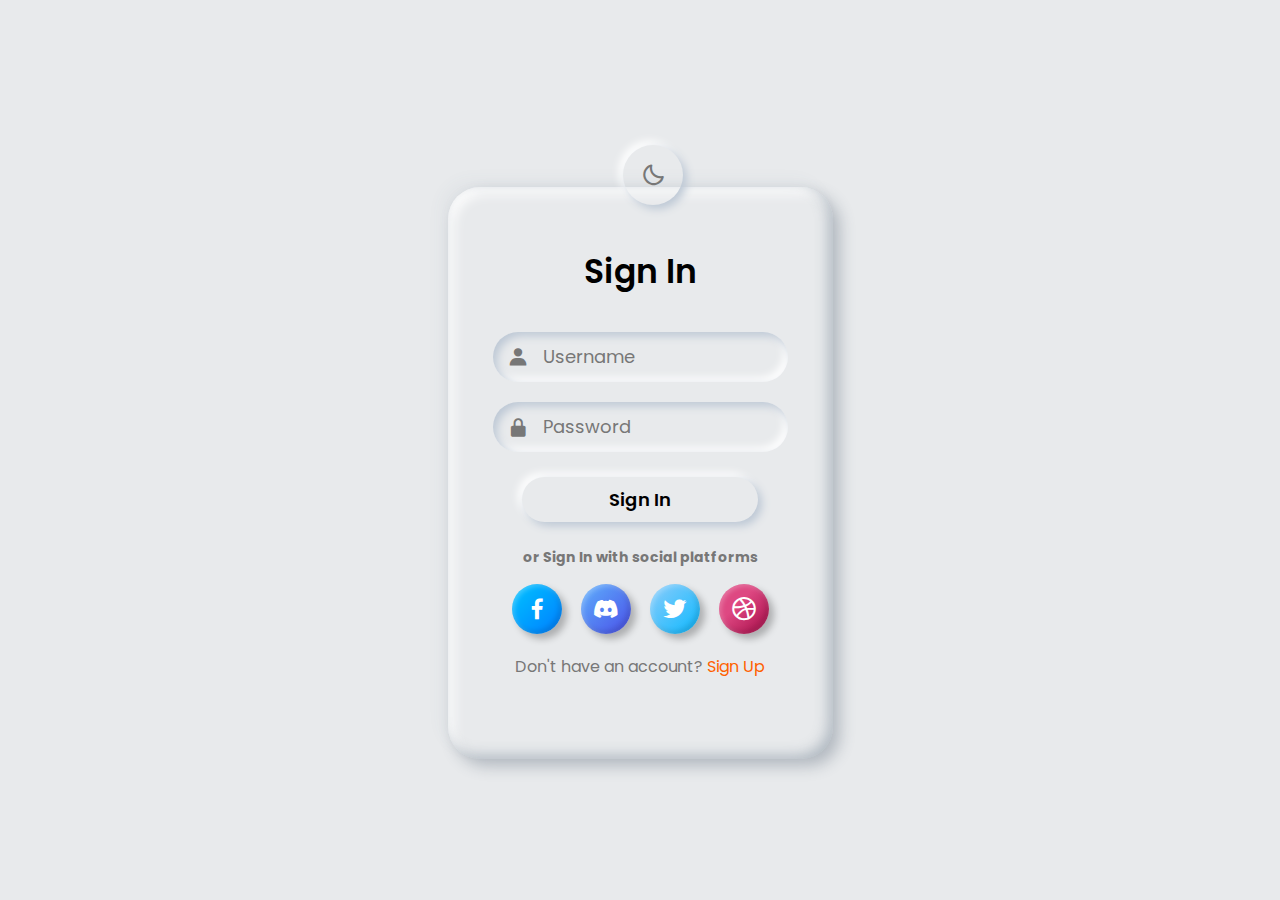
<file: Login form/signin.html>
<!DOCTYPE html>
<html lang="en">
<head>
    <meta charset="UTF-8">
    <meta http-equiv="X-UA-Compatible" content="IE=edge">
    <meta name="viewport" content="width=device-width, initial-scale=1.0">
    <title>Neumorphism Effect Login Form</title>
    <link href='https://unpkg.com/boxicons@2.1.2/css/boxicons.min.css' rel='stylesheet'>
    <link rel="stylesheet" href="CSS.css">
</head>
<style>
    .drak-light
{
  left: 623px;
  display: flex;
  position: absolute;
  justify-content: center;
  align-items: center;
  top: 145px;
  width: 60px;
  height: 60px;
  box-shadow: var(--boxShadow3);
  border-radius: 50%;
}
</style>
<body>
  <div class="content">
      <div class="text">Sign In</div>

      <form action="#">
          <div class="field">
              <span class="bx bxs-user"></span>
              <input type="username" placeholder="Username" required>
          </div>

        <div class="field">
            <span class="bx bxs-lock-alt"></span>
            <input type="password" placeholder="Password" required>
        </div>
        
        <button onclick="location.href='../Dashborad/index.html'">Sign In</button>

        <h4>or Sign In with social platforms</h4>

        <div class="social_icon">
            <i class='bx bxl-facebook'></i>
            <i class='bx bxl-discord-alt'></i>
            <i class='bx bxl-twitter'></i>
            <i class='bx bxl-dribbble'></i>
        </div>

        <div class="foot">
            <a>Don't have an account?</a>
            <a class="in" href="signup.html">Sign Up</a>
        </div>

      </form>
      
      <div class="drak-light">
          <i class="bx bx-moon moon"></i>
          <i class="bx bx-sun sun"></i>
      </div>
  </div>

<script>
const body = document.querySelector("body"),
modeToggle = document.querySelector(".drak-light");

modeToggle.addEventListener("click" ,() =>{
    modeToggle.classList.toggle("active");
    body.classList.toggle("dark");
    if(!body.classList.contains("dark"))
    {
        localStorage.setItem("mode", "light-mode");
    }
    else
    {
        localStorage.setItem("mode", "dark-mode");
    }  
})
</script>  
</body>
</html>
</file>
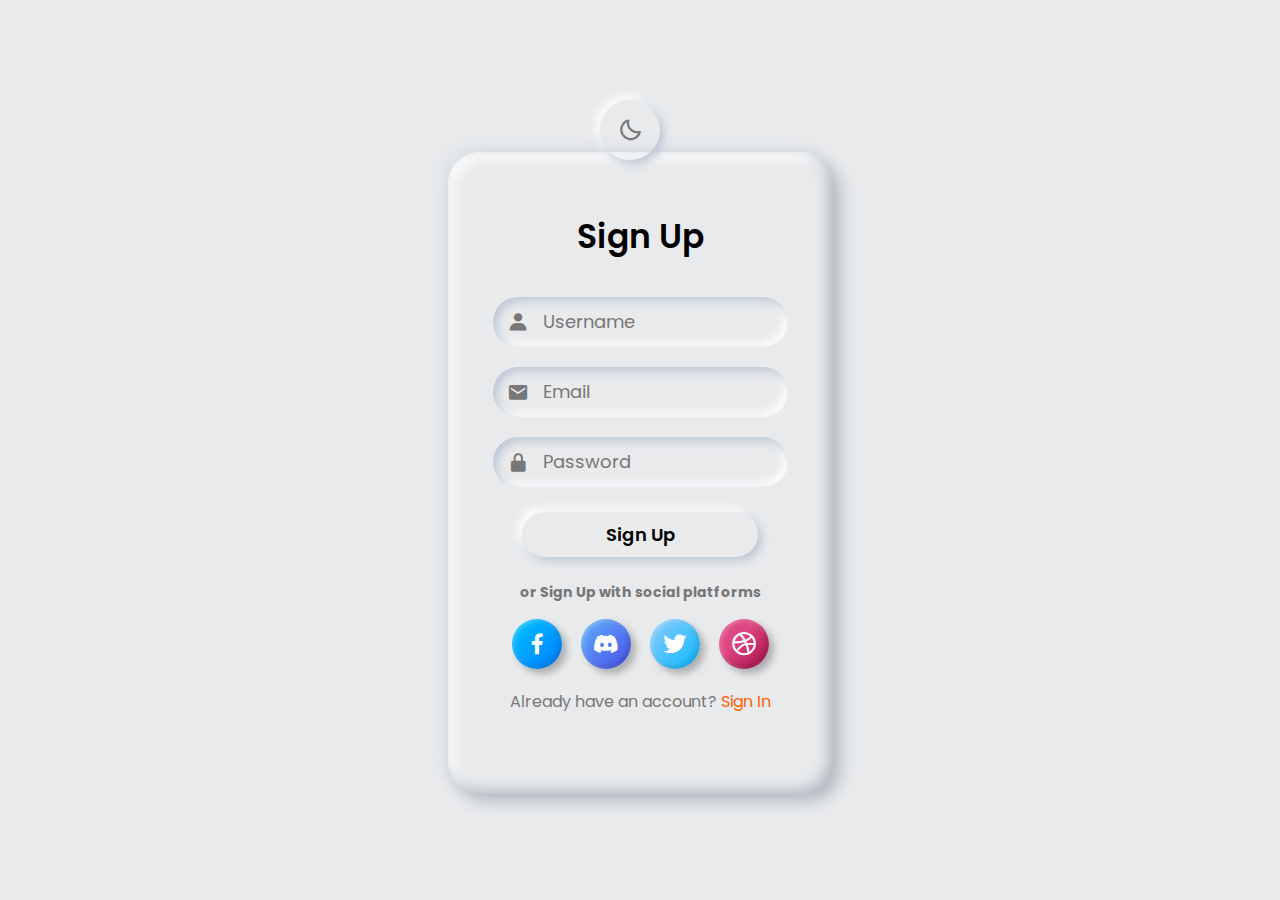
<file: Login form/signup.html>
<!DOCTYPE html>
<html lang="en">
<head>
    <meta charset="UTF-8">
    <meta http-equiv="X-UA-Compatible" content="IE=edge">
    <meta name="viewport" content="width=device-width, initial-scale=1.0">
    <title>Neumorphism Effect Login Form</title>
    <link href='https://unpkg.com/boxicons@2.1.2/css/boxicons.min.css' rel='stylesheet'>
    <link rel="stylesheet" href="CSS.css">
</head>
<body>
  <div class="content">
      <div class="text">Sign Up</div>

      <form action="#">
          <div class="field">
              <span class="bx bxs-user"></span>
              <input type="username" placeholder="Username" required>
          </div>

          <div class="field">
            <span class="bx bxs-envelope"></span>
            <input type="email" placeholder="Email" required>
          </div>

        <div class="field">
            <span class="bx bxs-lock-alt"></span>
            <input type="password" placeholder="Password" required>
        </div>

        <button onclick="location.href='../Dashborad/index.html'">Sign Up</button>

        <h4>or Sign Up with social platforms</h4>

        <div class="social_icon">
            <i class='bx bxl-facebook'></i>
            <i class='bx bxl-discord-alt'></i>
            <i class='bx bxl-twitter'></i>
            <i class='bx bxl-dribbble'></i>
        </div>

        <div class="foot">
            <a>Already have an account?</a>
            <a class="in" href="signin.html">Sign In</a>
        </div>

      </form>
      
      <div class="drak-light">
          <i class="bx bx-moon moon"></i>
          <i class="bx bx-sun sun"></i>
      </div>
  </div>

<script>
const body = document.querySelector("body"),
modeToggle = document.querySelector(".drak-light");

modeToggle.addEventListener("click" ,() =>{
    modeToggle.classList.toggle("active");
    body.classList.toggle("dark");
    if(!body.classList.contains("dark"))
    {
        localStorage.setItem("mode", "light-mode");
    }
    else
    {
        localStorage.setItem("mode", "dark-mode");
    }  
})
</script>  
</body>
</html>
</file>
<file: Login form/CSS.css>
@import url('https://fonts.googleapis.com/css2?family=Poppins&display=swap');


/**------Background-white-----------**/

:root{
    
    --bg1: #e8eaec;
    --text-color: #979797;
    --color: #000;
    --tcolor: rgb(119 119 119);

    --boxShadow: 
      7px 7px 15px #45566754,
      -8px -8px 15px rgb(81 101 121 / 4%),
      inset -5px -4px 13px 0px rgb(81 101 121 / 35%),
      inset 6px 7px 12px 0px rgb(255 255 255 / 94%);

    --boxShadow2: 
     inset 4px 4px 8px rgb(189 200 213),
     inset -4px -4px 8px rgb(255 255 255);

    --boxShadow3:
      4px 4px 8px rgb(189 200 213),
     -4px -4px 8px rgb(255 255 255);

    --sbShadow: 
     5px 5px 7px rgb(0 0 0 / 25%),
     inset 2px 2px 5px rgb(255 255 255 / 25%),
     inset -3px -3px 5px rgb(0 0 0 / 12%);

     --scishadow:
      linear-gradient( to bottom,#e8eaec, rgba(189, 200, 213, 0.795));
      --scitextshadow: 
      2px 2px 3px #b8b9be,
      -2px -2px 3px #fff;
    
     
}

/**------Background-Dark-----------**/
body.dark{
 
    --bg1:  #2f363e;
    --text-color:rgb(255, 208, 0);
    --color:#FFF;
    --tcolor:rgb(243, 243, 243); 

    --boxShadow:
    5px 5px 15px rgba(0,0,0,0.25),
    5px 15px 15px rgba(0,0,0,0.25),
    inset 5px 5px 10px rgba(0,0,0,0.5),
    inset 5px 5px 20px rgba(255,255,255,0.2),
    inset -5px -5px 15px rgba(0,0,0,0.75);

    --boxShadow2:
     inset -3px -3px 6px rgb(73, 78, 83), 
     inset 3px 3px 6px rgb(32, 28, 28);

    --boxShadow3:
      -3px -3px 6px rgb(73, 78, 83), 
       3px 3px 6px rgb(32, 28, 28);
   
    --sbShadow: 
      5px 5px 7px rgb(0 0 0 / 25%),
      inset 2px 2px 5px rgb(255 255 255 / 25%),
      inset -3px -3px 5px rgb(0 0 0 / 50%);


    --scishadow:
      linear-gradient( to bottom,#2f363e, rgb(73, 78, 83));
    
    --scitextshadow: 
      -2px -2px 3px #a1a1a160,
      2px 2px 3px #22272c;
}

*{
  margin: 0;
  padding: 0;
  box-sizing: border-box;
  font-family:'Poppins', sans-serif;
}

html,body
{
  height: 100%;
}
body
{
  display: grid;
  place-items: center;
  text-align: center;
  background: var(--bg1);
}
.content
{
  width: 385px;
  background: var(--bg1);
  box-shadow: var(--boxShadow);
  border-radius: 32px;
  padding: 60px 45px;
  margin-top: 45px;
}
.content .text
{
  font-size: 33px;
  font-weight: 600;
  margin-bottom: 35px;
  color: var(--color);
}
.content .field
{
  height: 50px;
  width: 100%;
  display: flex;
  position: relative;
}
.field input
{
  height: 100%;
  width: 100%;
  padding-left: 50px;
  font-size: 18px;
  outline: none !important;
  border: none;
  background: var(--bg1);
  box-shadow: var(--boxShadow2);
  border-radius: 25px;
  color: var(--tcolor);
}
input:focus
{
  box-shadow: var(--boxShadow3);
  color: var(--tcolor);
}
::placeholder
{
  color: var(--tcolor);
}
.field:nth-child(2)
{
  margin-top: 20px;
}
.field:nth-child(3)
{
  margin-top: 20px;
}
.field span
{
  position: absolute;
  width: 50px;
  line-height: 50px;
  color: var(--tcolor);
  font-size: 22px;
}
button
{
  margin: 25px 0;
  width: 80%;
  height: 45px;
  color: var(--color);
  font-size: 18px;
  font-weight: 600;
  background:var(--bg1);
  border: none;
  outline: none;
  cursor: pointer;
  box-shadow: var(--boxShadow3);
  border-radius: 25px;
}
button:focus
{
  color: #ff6100;
  box-shadow: var(--boxShadow2);
}
h4
{
  font-size: 14px;
  color: rgb(119 119 119);
  margin: 0 0 16px 0;
}
.social_icon
{
  display: flex;
  justify-content: space-evenly;
  align-items: center;
}
.social_icon i
{
  line-height: 50px;
  width: 50px;
  height: 50px;
  color: #fff;
  border-radius: 50%;
  box-shadow: var(--sbShadow);
  font-size: 28px;
}
.foot
{
  margin: 20px auto;
  color: rgb(119 119 119);
  font-size: 16px;
}

.in
{
  color: #ff6100;
  text-decoration: none;
}
.in:hover
{
  text-decoration: underline;
}

.social_icon i:nth-child(1)
{
  background: 
  linear-gradient(315deg, #0078ff -7.64%, #00c6ff 104.5%);
}
.social_icon i:nth-child(1):hover
{
  color: #0078ff;
  background:var(--scishadow);
  text-shadow: var(--scitextshadow);
  
}


.social_icon i:nth-child(2)
{
  background: 
  linear-gradient(315deg, #4949e7 -6.1%, #5eb2fc 101.85%);
}
.social_icon i:nth-child(2):hover
{
  color: #5662e9;
  background:var(--scishadow);
  text-shadow: var(--scitextshadow);
  
}


.social_icon i:nth-child(3)
{
  background: 
  linear-gradient(315deg, #02b7ff -7.64%, #92cdfa 104.5%);
}
.social_icon i:nth-child(3):hover
{
  color: #00acee;
  background:var(--scishadow);
  text-shadow: var(--scitextshadow);
  
}

.social_icon i:nth-child(4)
{
  background: 
  linear-gradient(315deg, #b9215c 22.36%, #de4882 61.5%);
}
.social_icon i:nth-child(4):hover
{
  color: #de4882;
  background:var(--scishadow);
  text-shadow: var(--scitextshadow);
  
}
.drak-light-mobile{
    
    left: 250px;
    display: flex;
    position: absolute;
    justify-content: center;
    align-items: center;
    top: 320px;
    width: 60px;
    height: 60px;
    box-shadow: var(--boxShadow3);
    border-radius: 50%;
}    
.drak-light
{
  left: 600px;
  display: flex;
  position: absolute;
  justify-content: center;
  align-items: center;
  top: 100px;
  width: 60px;
  height: 60px;
  box-shadow: var(--boxShadow3);
  border-radius: 50%;
}
.drak-light i
{
  position: absolute;
  color: var(--tcolor);
  font-size: 25px;
  cursor: pointer;
  transition: all 0.3s ease
}
.drak-light i.sun
{
  opacity: 0;
  pointer-events: none;
}
.drak-light.active i.sun
{
  opacity: 1;
  pointer-events: auto;
}
.drak-light.active i.moon
{
  pointer-events: none;
  opacity: 0;
}
</file>
